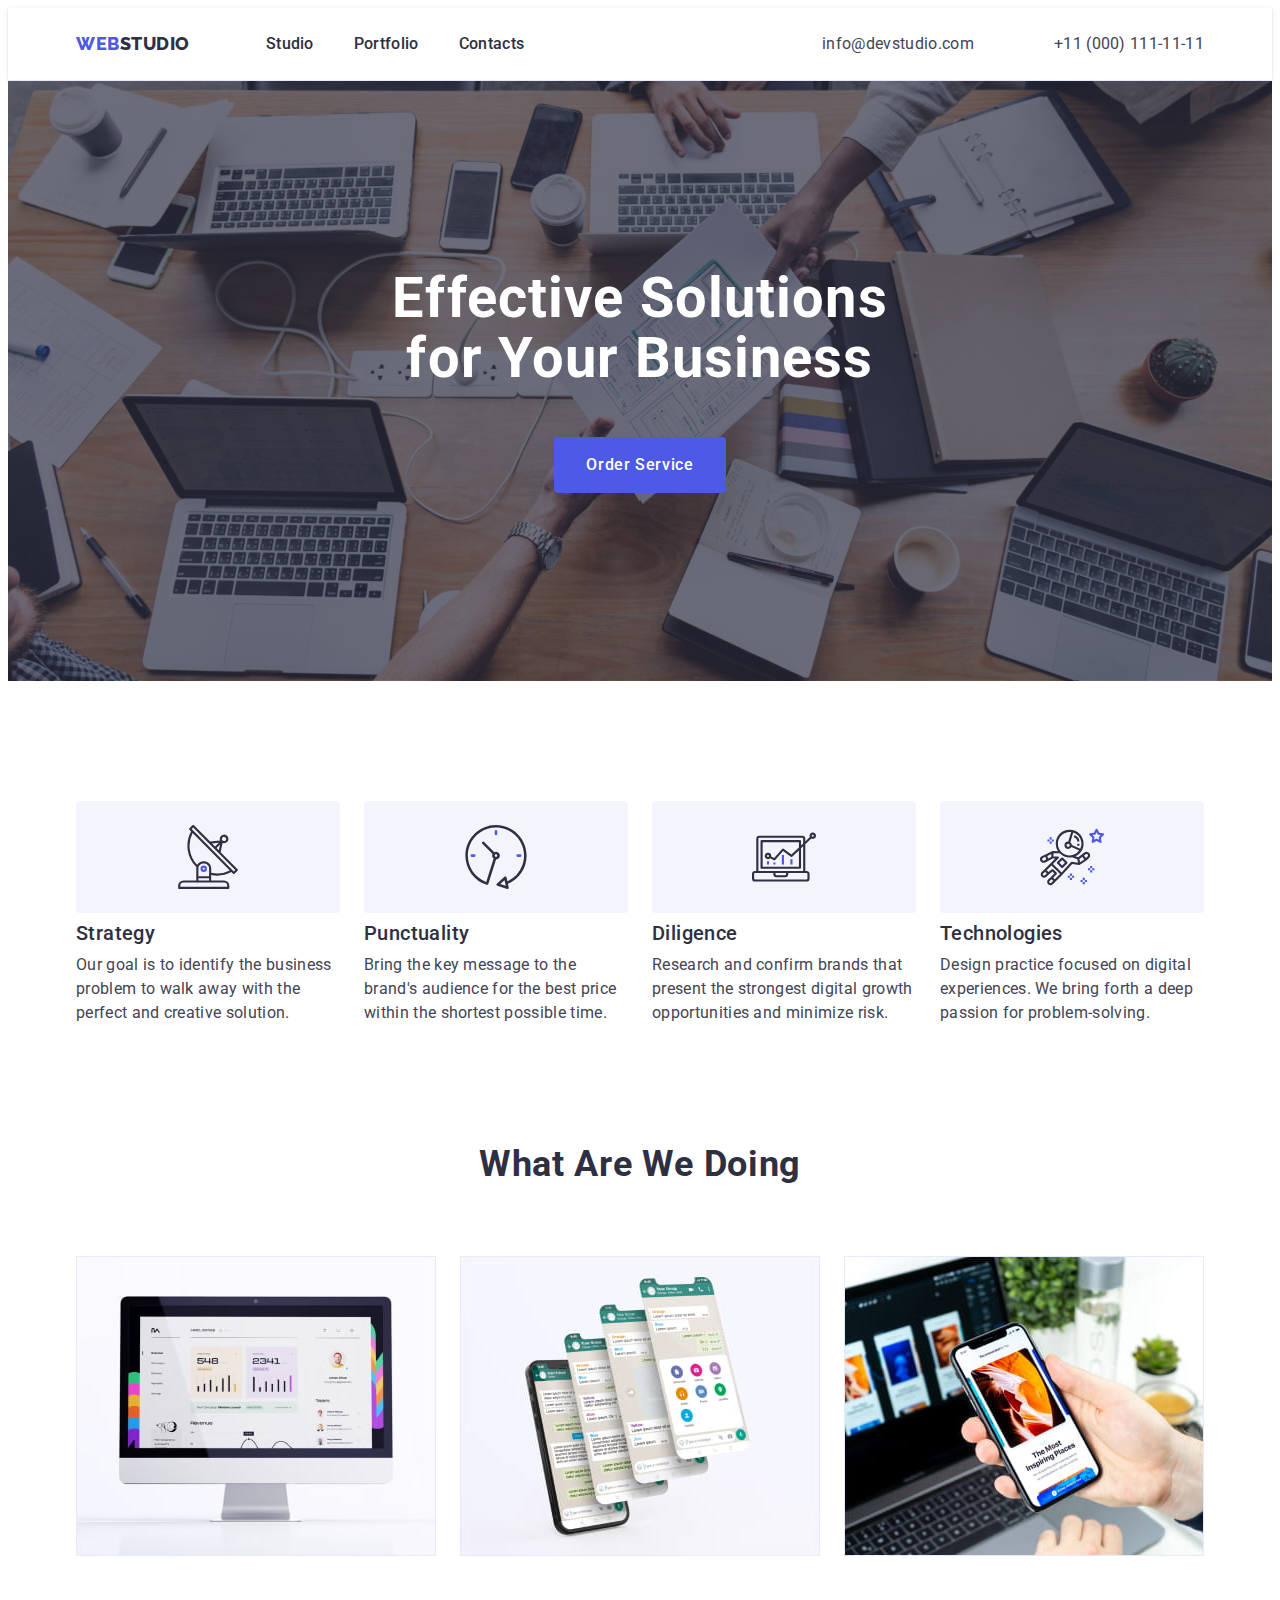
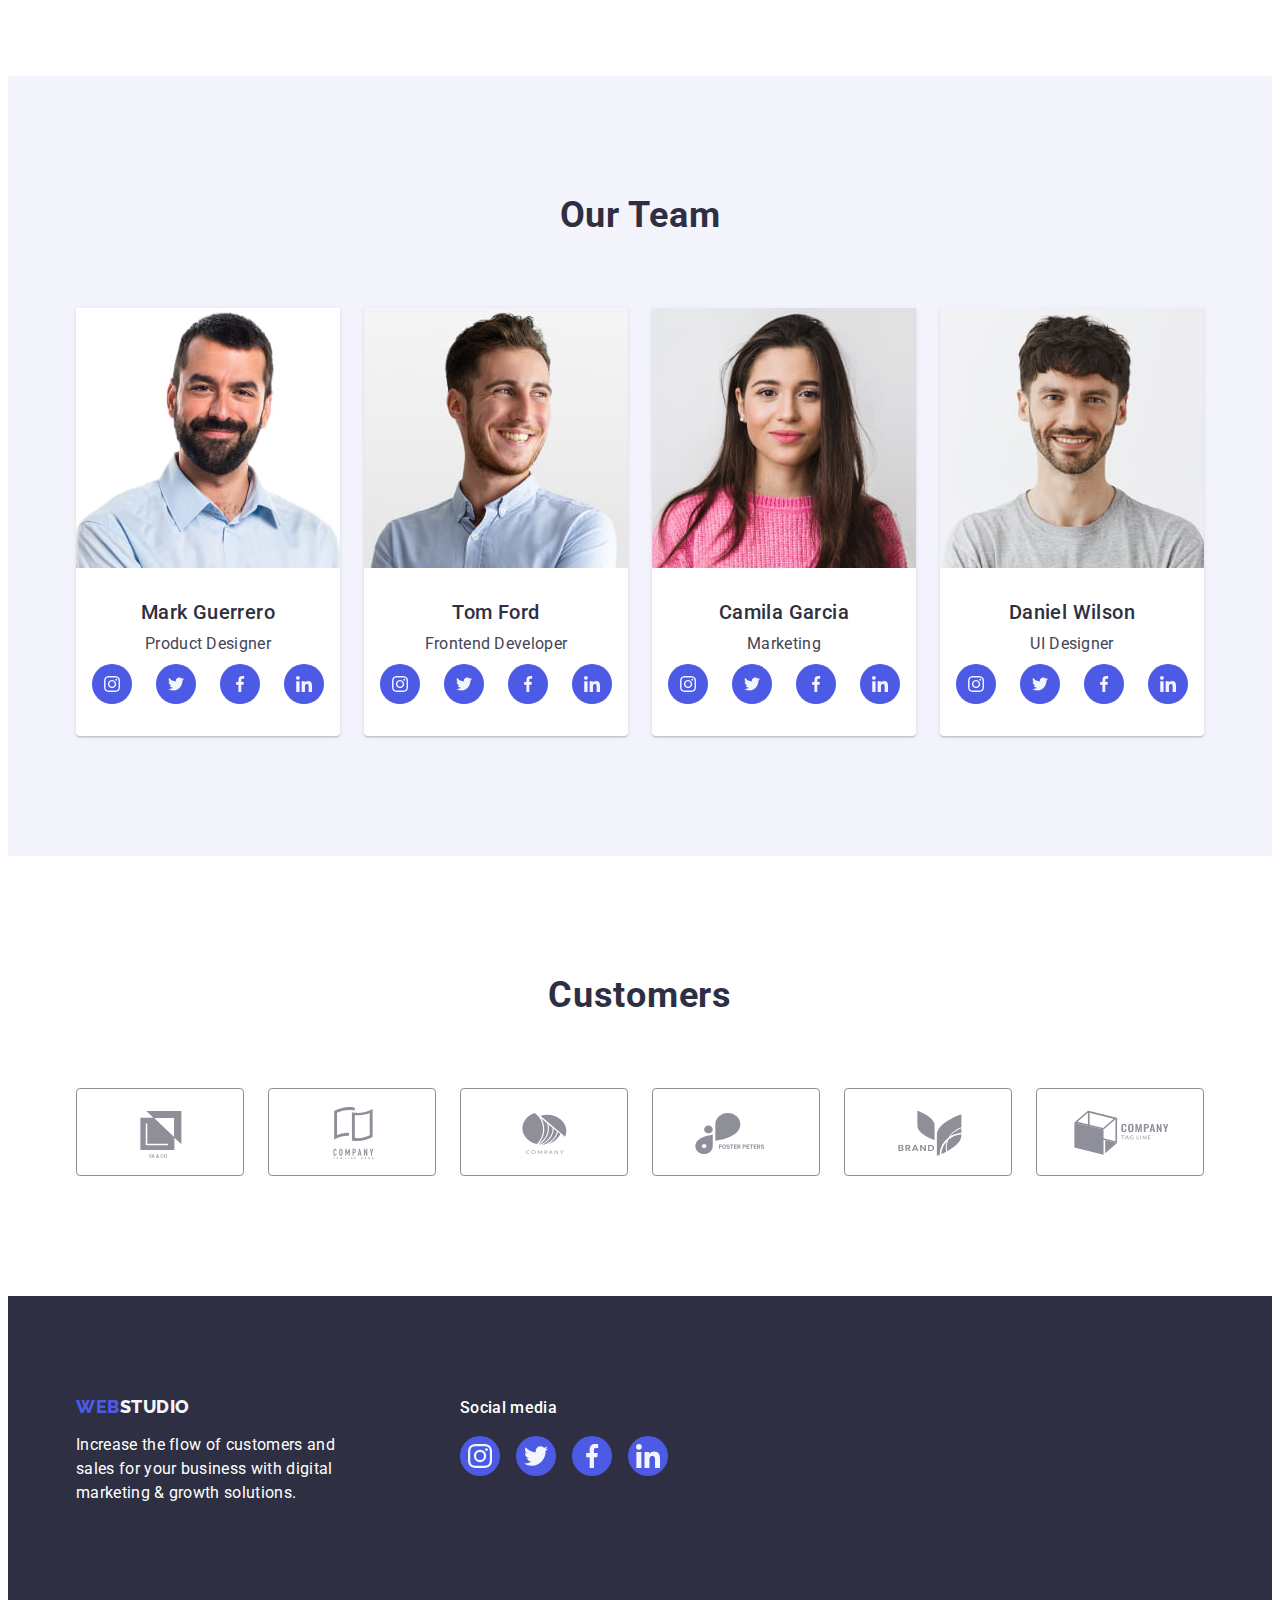
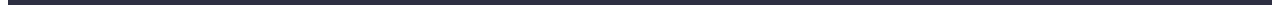
<file: index.html>
<!DOCTYPE html>
<html lang="en">
<head>
    <meta charset="UTF-8">
    <meta http-equiv="X-UA-Compatible" content="IE=edge">
    <meta name="viewport" content="width=device-width, initial-scale=1.0">
    <title>Document</title>
    <link rel="stylesheet" href="https://cdnjs.cloudflare.com/ajax/libs/modern-normalize/1.1.0/modern-normalize.min.css" integrity="sha512-wpPYUAdjBVSE4KJnH1VR1HeZfpl1ub8YT/NKx4PuQ5NmX2tKuGu6U/JRp5y+Y8XG2tV+wKQpNHVUX03MfMFn9Q==" crossorigin="anonymous" referrerpolicy="no-referrer" />
    <link rel="preconnect" href="https://fonts.googleapis.com">
    <link rel="preconnect" href="https://fonts.gstatic.com" crossorigin>
    <link href="https://fonts.googleapis.com/css2?family=Raleway:wght@800&family=Roboto:wght@400;500;700&display=swap" rel="stylesheet">
    <link rel="stylesheet" href="./css/styles.css">
</head>
<body class="body">
    <!--Header section-->
    <header class="header">
        <div class="header-container container">
            <nav class="header-nav">  
            <a class="header-logo link" href="./index.html">Web<span class="span">Studio</span></a>              
            
                <ul class="header-nav-list list">
                    <li class="header-nav-item"><a class="header-nav-link link" href="./index.html">Studio</a></li>
                    <li class="header-nav-item"><a class="header-nav-link link" href="./portfolio.html">Portfolio</a></li>
                    <li class="header-nav-item"><a class="header-nav-link link" href="">Contacts</a></li>
                </ul>
            </nav>        
            <address class="header-contact">     
                <ul class="contact-list list">
                    <li><a class="header-contact-mail link" href="mailto:info@devstudio.com">info@devstudio.com</a></li>
                    <li><a class="header-contact-tel link" href="tel:+110001111111">+11 (000) 111-11-11</a></li>
                </ul>
            </address>
        </div>       
    </header>

    <main>

    <!--Hero section-->
    <section class="hero">
        <div class="hero-container container">
            <h1 class="main-title-light">Effective Solutions for Your Business</h1>
            <button class="hero-btn" type="button">Order Service</button>
        </div>
    </section>   

    <!--Advantages section-->
    <section class="advantages">
        <div class="container">
            <h2 hidden class="section-title">Advantages</h2>
            <ul class="advantages-container list">
                <li class="advantages-item">
                    <div class="advantages-img-link">
                        <svg class="advantages-img" width="64" height="64">
                            <use href="./images/icons.svg#icon-radar"></use>
                        </svg>
                    </div>
                    <h3 class="subtitle">Strategy</h3>
                    <p class="text-medium">Our goal is to identify the business
                        problem to walk away with the perfect and creative solution. </p>
                </li>

                <li class="advantages-item">
                    <div class="advantages-img-link">
                        <svg class="advantages-img" width="64" height="64">
                            <use href="./images/icons.svg#icon-clock"></use>
                        </svg>
                    </div>
                    <h3 class="subtitle">Punctuality</h3>
                    <p class="text-medium">Bring the key message to the brand's audience for the best price within the shortest possible time.</p>
                </li>

                <li class="advantages-item">
                    <div class="advantages-img-link">
                        <svg class="advantages-img" width="64" height="64">
                            <use href="./images/icons.svg#icon-comp"></use>
                        </svg>
                    </div>
                    <h3 class="subtitle">Diligence</h3>
                    <p class="text-medium">Research and confirm brands that present the strongest digital growth opportunities and minimize risk.</p>
                </li>
    
                <li class="advantages-item">
                    <div class="advantages-img-link">
                        <svg class="advantages-img" width="64" height="64">
                            <use href="./images/icons.svg#icon-astronaut"></use>
                        </svg>
                    </div>
                    <h3 class="subtitle">Technologies</h3>
                    <p class="text-medium">Design practice focused on digital experiences. We bring forth a deep passion for problem-solving.</p>
                </li>
            </ul>
        </div>
    </section>

    <!--Specialization section-->
    <section class="specialization">
        <div class="container">
            <h2 class="section-title">What are we doing</h2>
            <ul class="specialization-list list">
                <li class="specialization-item">
                    <img class="specialization-img" src="./images/specialization/img1.jpg" alt="Computer" width="360" height="300">
                </li>
    
                <li class="specialization-item">
                    <img class="specialization-img" src="./images/specialization/img2.jpg" alt="Tablet" width="360" height="300">
                </li>
    
                <li class="specialization-item">
                    <img class="specialization-img" src="./images/specialization/img3.jpg" alt="Phone" width="360" height="300">
                </li>
            </ul>
        </div>
    </section>

    <!--Team section-->
    <section class="team">
        <div class="container">
            <h2 class="section-title">Our Team</h2>
            <ul class="card-set team-link list">
                <li class="card-set-item team-item">
                    <img class="team-img" src="./images/team/mark.jpg" alt="Mark" width="264" height="260">
                    <div class="team-text-container">
                        <h3 class="subtitle">Mark Guerrero</h3>
                        <p class="text-medium">Product Designer</p>
                        <ul class="team-contact list">
                            <li class="team-icon">
                                <a class="team-icon-link link" href="" target="_blank" rel="noopener noreferrer" aria-label="Instagram icon">
                                    <svg class="team-icon-contact" width="16" height="16">
                                        <use href="./images/icons.svg#icon-instagram"></use>
                                    </svg>
                                </a>
                            </li>
                            <li class="team-icon">
                                <a class="team-icon-link link" href="" target="_blank" rel="noopener noreferrer" aria-label="Twitter icon">
                                    <svg class="team-icon-contact" width="16" height="16">
                                        <use href="./images/icons.svg#icon-twitter"></use>
                                    </svg>
                                </a>
                            </li>
                            <li class="team-icon">
                                <a class="team-icon-link link" href="" target="_blank" rel="noopener noreferrer" aria-label="Facebook icon">
                                    <svg class="team-icon-contact" width="16" height="16">
                                        <use href="./images/icons.svg#icon-facebook"></use>
                                    </svg>
                                </a>
                            </li>
                            <li class="team-icon">
                                <a class="team-icon-link link" href="" target="_blank" rel="noopener noreferrer" aria-label="Linkedin icon">
                                    <svg class="team-icon-contact" width="16" height="16">
                                        <use href="./images/icons.svg#icon-linkedin"></use>
                                    </svg>
                                </a>
                            </li>
                        </ul>
                    </div>
                </li>
    
                <li class="card-set-item team-item">
                    <img class="team-img" src="./images/team/tom.jpg" alt="Tom" width="264" height="260">
                    <div class="team-text-container">
                        <h3 class="subtitle">Tom Ford</h3>
                        <p class="text-medium">Frontend Developer</p>
                        <ul class="team-contact list">
                            <li class="team-icon">
                                <a class="team-icon-link link" href="" target="_blank" rel="noopener noreferrer" aria-label="Instagram icon">
                                    <svg class="team-icon-contact" width="16" height="16">
                                        <use href="./images/icons.svg#icon-instagram"></use>
                                    </svg>
                                </a>
                            </li>
                            <li class="team-icon">
                                <a class="team-icon-link link" href="" target="_blank" rel="noopener noreferrer" aria-label="icon-twitter">
                                    <svg class="team-icon-contact" width="16" height="16">
                                        <use href="./images/icons.svg#icon-twitter"></use>
                                    </svg>
                                </a>
                            </li>
                            <li class="team-icon">
                                <a class="team-icon-link link" href="" target="_blank" rel="noopener noreferrer" aria-label="Facebook icon">
                                    <svg class="team-icon-contact" width="16" height="16">
                                        <use href="./images/icons.svg#icon-facebook"></use>
                                    </svg>
                                </a>
                            </li>
                            <li class="team-icon">
                                <a class="team-icon-link link" href="" target="_blank" rel="noopener noreferrer" aria-label="Linkedin icon">
                                    <svg class="team-icon-contact" width="16" height="16">
                                        <use href="./images/icons.svg#icon-linkedin"></use>
                                    </svg>
                                </a>
                            </li>
                        </ul>
                    </div>
                </li>
    
                <li class="card-set-item team-item">
                    <img class="team-img" src="./images/team/camila.jpg" alt="Camila" width="264" height="260">
                    <div class="team-text-container">
                        <h3 class="subtitle">Camila Garcia</h3>
                        <p class="text-medium">Marketing</p>
                        <ul class="team-contact list">
                            <li class="team-icon">
                                <a class="team-icon-link link" href="" target="_blank" rel="noopener noreferrer" aria-label="Instagram icon">
                                    <svg class="team-icon-contact" width="16" height="16">
                                        <use href="./images/icons.svg#icon-instagram"></use>
                                    </svg>
                                </a>
                            </li>
                            <li class="team-icon">
                                <a class="team-icon-link link" href="" target="_blank" rel="noopener noreferrer" aria-label="icon-twitter">
                                    <svg class="team-icon-contact" width="16" height="16">
                                        <use href="./images/icons.svg#icon-twitter"></use>
                                    </svg>
                                </a>
                            </li>
                            <li class="team-icon">
                                <a class="team-icon-link link" href="" target="_blank" rel="noopener noreferrer" aria-label="Facebook icon">
                                    <svg class="team-icon-contact" width="16" height="16">
                                        <use href="./images/icons.svg#icon-facebook"></use>
                                    </svg>
                                </a>
                            </li>
                            <li class="team-icon">
                                <a class="team-icon-link link" href="" target="_blank" rel="noopener noreferrer" aria-label="Linkedin icon">
                                    <svg class="team-icon-contact" width="16" height="16">
                                        <use href="./images/icons.svg#icon-linkedin"></use>
                                    </svg>
                                </a>
                            </li>
                        </ul>
                    </div>
                </li>
    
                <li class="card-set-item team-item">
                    <img class="team-img" src="./images/team/daniel.jpg" alt="daniel" width="264" height="260">
                    <div class="team-text-container">
                        <h3 class="subtitle">Daniel Wilson</h3>
                        <p class="text-medium">UI Designer</p>
                        <ul class="team-contact list">
                            <li class="team-icon">
                                <a class="team-icon-link link" href="" target="_blank" rel="noopener noreferrer" aria-label="Instagram icon">
                                    <svg class="team-icon-contact" width="16" height="16">
                                        <use href="./images/icons.svg#icon-instagram"></use>
                                    </svg>
                                </a>
                            </li>
                            <li class="team-icon">
                                <a class="team-icon-link link" href="" target="_blank" rel="noopener noreferrer" aria-label="icon-twitter">
                                    <svg class="team-icon-contact" width="16" height="16">
                                        <use href="./images/icons.svg#icon-twitter"></use>
                                    </svg>
                                </a>
                            </li>
                            <li class="team-icon">
                                <a class="team-icon-link link" href="" target="_blank" rel="noopener noreferrer" aria-label="Facebook icon">
                                    <svg class="team-icon-contact" width="16" height="16">
                                        <use href="./images/icons.svg#icon-facebook"></use>
                                    </svg>
                                </a>
                            </li>
                            <li class="team-icon">
                                <a class="team-icon-link link" href="" target="_blank" rel="noopener noreferrer" aria-label="Linkedin icon">
                                    <svg class="team-icon-contact" width="16" height="16">
                                        <use href="./images/icons.svg#icon-linkedin"></use>
                                    </svg>
                                </a>
                            </li>
                        </ul>
                    </div>
                </li>
            </ul>
        </div>
    </section>

    <section class="customers">
        <div class="customers-container container">
            <h2 class="section-title">Customers</h2>
            <ul class="customers-list list">
                <li class="customers-item">
                    <a href="" class="customers-link link">
                        <svg class="customers-icon" width="104" height="56">
                            <use href="./images/icons.svg#icon-yaco"></use>
                        </svg>
                    </a>
                </li>
                <li class="customers-item">
                    <a href="" class="customers-link link">
                        <svg class="customers-icon" width="104" height="56">
                            <use href="./images/icons.svg#icon-company"></use>
                        </svg>
                    </a>
                </li>
                <li class="customers-item">
                    <a href="" class="customers-link link">
                        <svg class="customers-icon" width="104" height="56">
                            <use href="./images/icons.svg#icon-company2"></use>
                        </svg>
                    </a>
                </li>
                <li class="customers-item">
                    <a href="" class="customers-link link">
                        <svg class="customers-icon" width="104" height="56">
                            <use href="./images/icons.svg#icon-foster"></use>
                        </svg>
                    </a>
                </li>
                <li class="customers-item">
                    <a href="" class="customers-link link">
                        <svg class="customers-icon" width="104" height="56">
                            <use href="./images/icons.svg#icon-brand"></use>
                        </svg>
                    </a>
                </li>
                <li class="customers-item">
                    <a href="" class="customers-link link">
                        <svg class="customers-icon" width="104" height="56">
                            <use href="./images/icons.svg#icon-tagline"></use>
                        </svg>
                    </a>
                </li>

            </ul>
        </div>
    </section>
    </main>

    <!--Footer section-->    
    <footer class="footer">
        <div class="footer-main-container container">
            <div class="footer-container">
                <a class="header-logo footer-logo link" href="./index.html">Web<span class="span-footer">Studio</span></a>        
                <p class="footer-text text-medium">Increase the flow of customers and sales for your business with digital marketing & growth solutions.</p>
            </div>
            <div class="footer-contacts-container">
                <p class="footer-text footer-text-contacts text-medium">Social media</p>
                <ul class="footer-contact list">
                    <li class="footer-icon">
                        <a class="footer-icon-link link" href="" target="_blank" rel="noopener noreferrer" aria-label="Instagram icon">
                            <svg class="footer-icon-contact" width="24" height="24">
                                <use href="./images/icons.svg#icon-instagram"></use>
                            </svg>
                        </a>
                    </li>
                    <li class="footer-icon">
                        <a class="footer-icon-link link" href="" target="_blank" rel="noopener noreferrer" aria-label="Twitter icon">
                            <svg class="footer-icon-contact" width="24" height="24">
                                <use href="./images/icons.svg#icon-twitter"></use>
                            </svg>
                        </a>
                    </li>
                    <li class="footer-icon">
                        <a class="footer-icon-link link" href="" target="_blank" rel="noopener noreferrer" aria-label="Facebook icon">
                            <svg class="footer-icon-contact" width="24" height="24">
                                <use href="./images/icons.svg#icon-facebook"></use>
                            </svg>
                        </a>
                    </li>
                    <li class="footer-icon">
                        <a class="footer-icon-link link" href="" target="_blank" rel="noopener noreferrer" aria-label="Linkedin icon">
                            <svg class="footer-icon-contact" width="24" height="24">
                                <use href="./images/icons.svg#icon-linkedin"></use>
                            </svg>
                        </a>
                    </li>
                </ul>
            </div>
        </div>
    </footer>
    
</body>
</html>
</file>
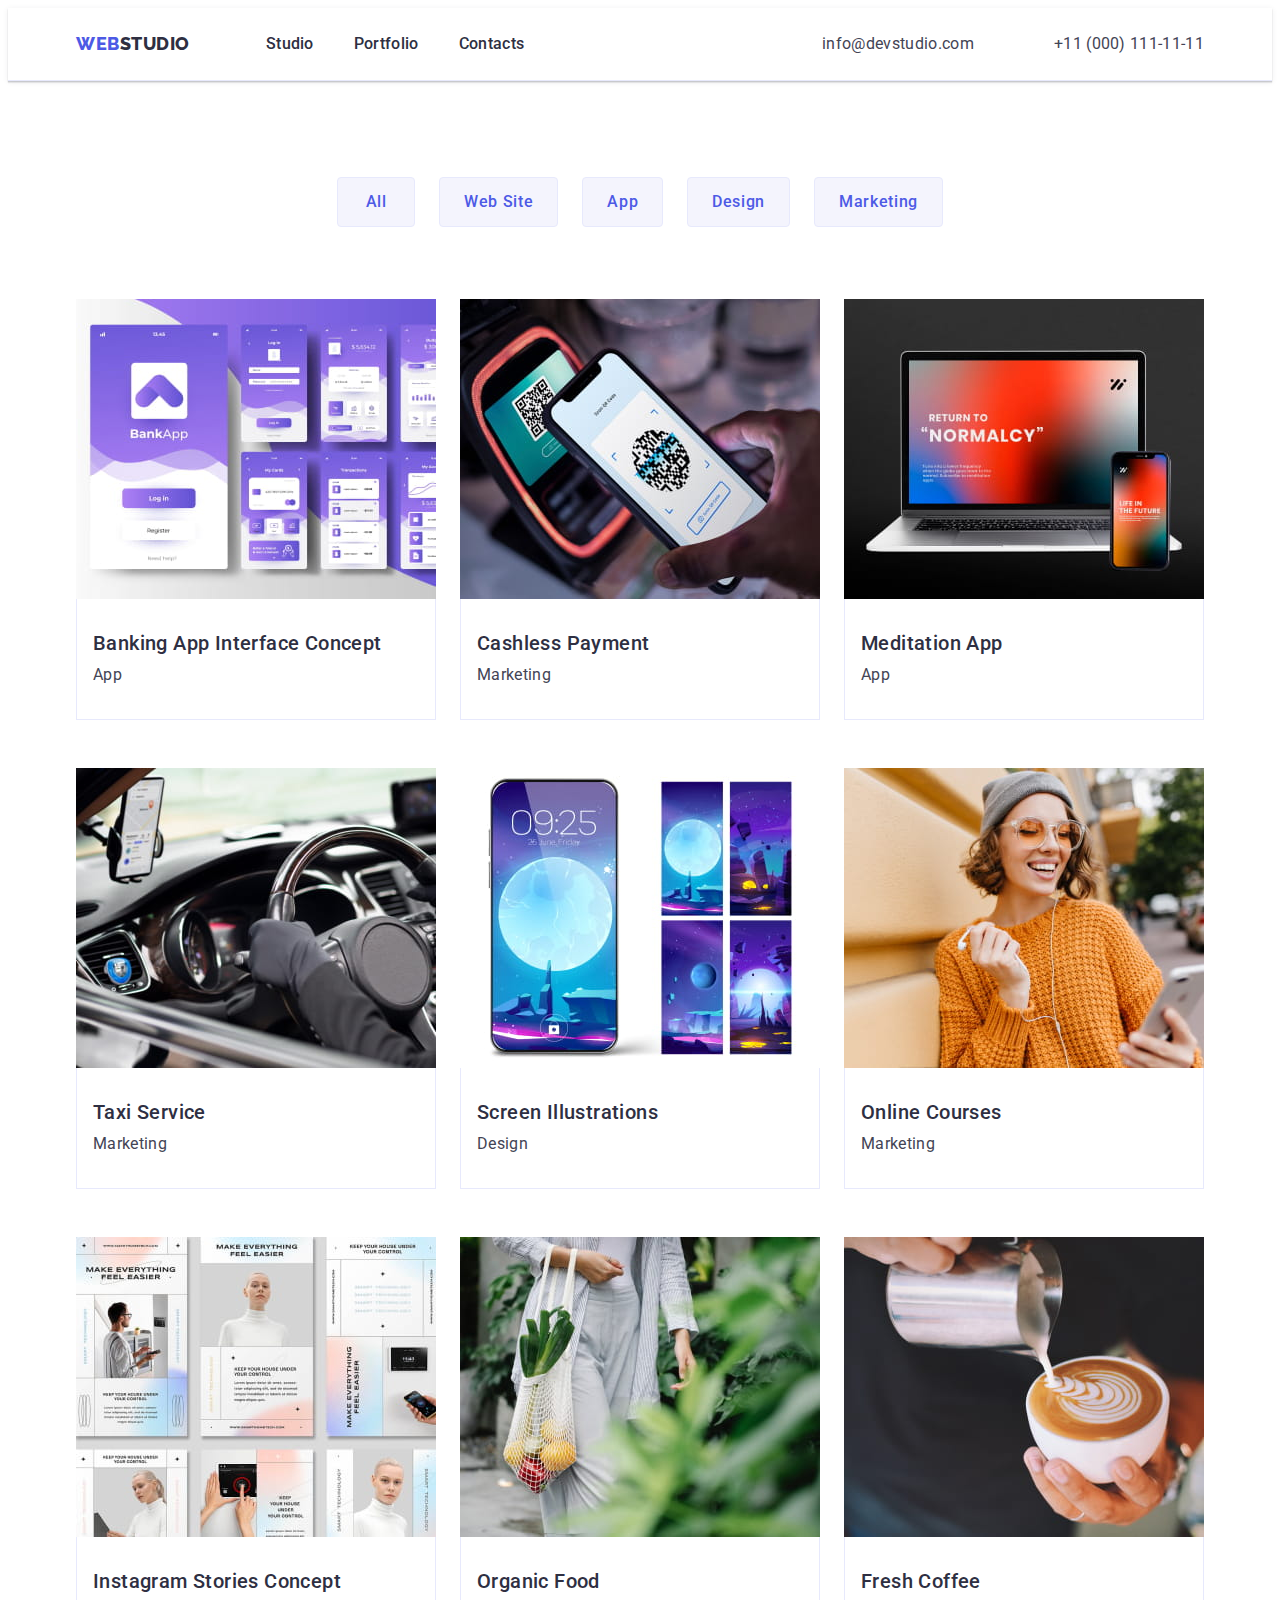
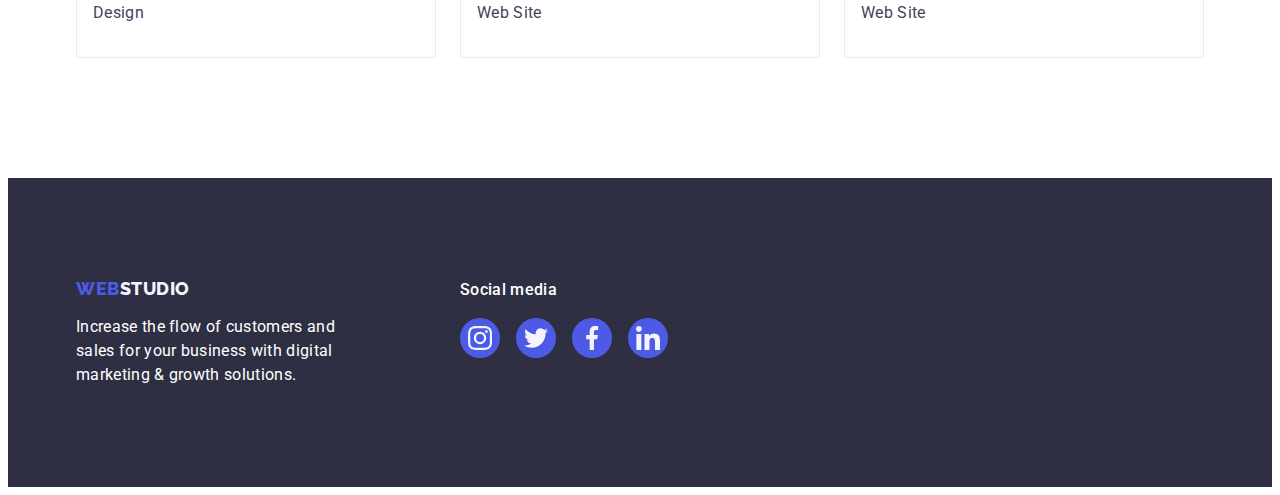
<file: portfolio.html>
<!DOCTYPE html>
<html lang="en">
<head>
    <meta charset="UTF-8">
    <meta http-equiv="X-UA-Compatible" content="IE=edge">
    <meta name="viewport" content="width=device-width, initial-scale=1.0">
    <title>Document</title>
    <link rel="stylesheet" href="https://cdnjs.cloudflare.com/ajax/libs/modern-normalize/1.1.0/modern-normalize.min.css" integrity="sha512-wpPYUAdjBVSE4KJnH1VR1HeZfpl1ub8YT/NKx4PuQ5NmX2tKuGu6U/JRp5y+Y8XG2tV+wKQpNHVUX03MfMFn9Q==" crossorigin="anonymous" referrerpolicy="no-referrer" />
    <link rel="preconnect" href="https://fonts.googleapis.com">
    <link rel="preconnect" href="https://fonts.gstatic.com" crossorigin>
    <link href="https://fonts.googleapis.com/css2?family=Raleway:wght@800&family=Roboto:wght@400;500;700&display=swap" rel="stylesheet">
    <link rel="stylesheet" href="./css/styles.css">
</head>

<body class="body">
    <!--Header section-->
    <header class="header">
        <div class="header-container container">
            <nav class="header-nav">  
                <a class="header-logo link" href="./index.html">Web<span class="span">Studio</span></a>              
            
                <ul class="header-nav-list list">
                    <li class="header-nav-item"><a class="header-nav-link link" href="./index.html">Studio</a></li>
                    <li class="header-nav-item"><a class="header-nav-link link" href="./portfolio.html">Portfolio</a></li>
                    <li class="header-nav-item"><a class="header-nav-link link" href="">Contacts</a></li>
                </ul>
            </nav>        
            <address class="header-contact">     
                <ul class="contact-list list">
                    <li><a class="header-contact-mail link" href="mailto:info@devstudio.com">info@devstudio.com</a></li>
                    <li><a class="header-contact-tel link" href="tel:+110001111111">+11 (000) 111-11-11</a></li>
                </ul>
            </address>
        </div>        
    </header>

    <main>

    <!--Portfolio section-->
    <section class="portfolio">       
        <div class="container">
            <h1 hidden class="main-title">Portfolio</h1>

            <ul class="button-section-link list">
                <li class="button-section-item">
                    <button class="btn" type="button">All</button>
                </li>

                <li class="button-section-item">
                    <button class="btn" type="button">Web Site</button>
                </li>

                <li class="button-section-item">
                    <button class="btn" type="button">App</button>
                </li>

                <li class="button-section-item">
                    <button class="btn" type="button">Design</button>
                </li>

                <li class="button-section-item">
                    <button class="btn" type="button">Marketing</button>
                </li>
            </ul>
        
            <ul class="portfolio-row list">                
                <li class="portfolio-item">                                    
                    <a class="link portfolio-section" href="">                    
                    <img class="portfolio-img" src="./images/portfolio/img1.jpg" alt="Banking" width="360" height="300">
                    <div class="portfolio-list-container">
                        <h2 class="subtitle">Banking App Interface Concept</h2>
                        <p class="text-medium">App</p>
                    </div>
                    
                    </a>
                </li>

                <li class="portfolio-item">
                    <a class="link portfolio-section" href="">                        
                        <img class="portfolio-img" src="./images/portfolio/img2.jpg" alt="Payment" width="360" height="300">
                        <div class="portfolio-list-container">
                            <h2 class="subtitle">Cashless Payment</h2>
                            <p class="text-medium">Marketing</p>
                        </div>                        
                    </a>
                </li>

                <li class="portfolio-item">
                    <a class="link portfolio-section" href="">                        
                        <img class="portfolio-img" src="./images/portfolio/img3.jpg" alt="Meditation" width="360" height="300">
                        <div class="portfolio-list-container">
                            <h2 class="subtitle">Meditation App</h2>
                            <p class="text-medium">App</p>
                        </div>                        
                    </a>
                </li>                
            
                <li class="portfolio-item">
                    <a class="link portfolio-section" href="">                        
                        <img class="portfolio-img" src="./images/portfolio/img4.jpg" alt="Taxi" width="360" height="300">
                        <div class="portfolio-list-container">
                            <h2 class="subtitle">Taxi Service</h2>
                            <p class="text-medium">Marketing</p>
                        </div>                        
                    </a>
                </li>

                <li class="portfolio-item">
                    <a class="link portfolio-section" href="">                        
                        <img class="portfolio-img" src="./images/portfolio/img5.jpg" alt="Screen" width="360" height="300">
                        <div class="portfolio-list-container">
                            <h2 class="subtitle">Screen Illustrations</h2>
                            <p class="text-medium">Design</p>
                        </div>                        
                    </a>
                </li>

                <li class="portfolio-item">
                    <a class="link portfolio-section" href="">                        
                        <img class="portfolio-img" src="./images/portfolio/img6.jpg" alt="Online" width="360" height="300">
                        <div class="portfolio-list-container">
                            <h2 class="subtitle">Online Courses</h2>
                            <p class="text-medium">Marketing</p>
                        </div>                        
                    </a>
                </li>
            
                <li class="portfolio-item">
                    <a class="link portfolio-section" href="">                        
                        <img class="portfolio-img" src="./images/portfolio/img7.jpg" alt="Instagram" width="360" height="300">
                        <div class="portfolio-list-container">
                            <h2 class="subtitle">Instagram Stories Concept</h2>
                            <p class="text-medium">Design</p>
                        </div>                        
                    </a>
                </li>

                <li class="portfolio-item">
                    <a class="link portfolio-section" href="">                                       
                        <img class="portfolio-img" src="./images/portfolio/img8.jpg" alt="Organic" width="360" height="300">
                        <div class="portfolio-list-container">
                            <h2 class="subtitle">Organic Food</h2>
                            <p class="text-medium">Web Site</p>
                        </div> 
                        
                    </a>
                </li>

                <li class="portfolio-item">
                    <a class="link portfolio-section" href="">                                       
                        <img class="portfolio-img" src="./images/portfolio/img9.jpg" alt="Fresh" width="360" height="300">
                        <div class="portfolio-list-container">
                            <h2 class="subtitle">Fresh Coffee</h2>
                            <p class="text-medium">Web Site</p>
                        </div> 
                        
                    </a>
                </li>                
            </ul>

            </div>
    </section>
    </main>

    <!--Footer section-->
    <footer class="footer">
        <div class="footer-main-container container">
            <div class="footer-container">
                <a class="header-logo footer-logo link" href="./index.html">Web<span class="span-footer">Studio</span></a>        
                <p class="footer-text text-medium">Increase the flow of customers and sales for your business with digital marketing & growth solutions.</p>
            </div>
            <div class="footer-contacts-container">
                <p class="footer-text footer-text-contacts text-medium">Social media</p>
                <ul class="footer-contact list">
                    <li class="footer-icon">
                        <a class="footer-icon-link link" href="" target="_blank" rel="noopener noreferrer" aria-label="Instagram icon">
                            <svg class="footer-icon-contact" width="24" height="24">
                                <use href="./images/icons.svg#icon-instagram"></use>
                            </svg>
                        </a>
                    </li>
                    <li class="footer-icon">
                        <a class="footer-icon-link link" href="" target="_blank" rel="noopener noreferrer" aria-label="Twitter icon">
                            <svg class="footer-icon-contact" width="24" height="24">
                                <use href="./images/icons.svg#icon-twitter"></use>
                            </svg>
                        </a>
                    </li>
                    <li class="footer-icon">
                        <a class="footer-icon-link link" href="" target="_blank" rel="noopener noreferrer" aria-label="Facebook icon">
                            <svg class="footer-icon-contact" width="24" height="24">
                                <use href="./images/icons.svg#icon-facebook"></use>
                            </svg>
                        </a>
                    </li>
                    <li class="footer-icon">
                        <a class="footer-icon-link link" href="" target="_blank" rel="noopener noreferrer" aria-label="Linkedin icon">
                            <svg class="footer-icon-contact" width="24" height="24">
                                <use href="./images/icons.svg#icon-linkedin"></use>
                            </svg>
                        </a>
                    </li>
                </ul>
            </div>
        </div>
    </footer>

</body>
</html>
</file>
<file: css/styles.css>
:root {
/* Fonts */

/* Color */
    --color-iris: #4d5ae5;
    --color-ocean: #404bbf;
    --color-navy-blue: #2e2f42;
    --color-green: #31d0aa;
    --color-slate: #434455;
    --color-light-slate: #8e8f99;
    --color-cornflower: #e7e9fc;
    --color-cloud: #f4f4fd;
    --color-navy-blue-modal: #2e2f42;
    --color-grey: #2e2f42;
    --color-white: #ffffff;
    --color-dairy: #fcfcfc;    
}

/* Others */
html {
    box-sizing: border-box;
}

*,
*::before,
*::after {
    box-sizing: inherit;
}

.body {    
    font-size: 16px;
    font-family: Roboto, sans-serif;        
    line-height: 1.5;
    letter-spacing: 0.02em;
    text-decoration: none;
    text-transform: none;
    color: var(--color-slate);
    background-color: var(--color-white);
}

.main-title {
    font-size: 56px;
    font-weight: 700;    
    line-height: 1.07;
    letter-spacing: 0.02em;
    text-decoration: none;
    text-transform: none;
}
.main-title-light { 
    margin: 0 auto;
    margin-bottom: 48px;        
    max-width: 496px;  
    font-size: 56px;
    line-height: 1.07;
    text-align: center;
    letter-spacing: 0.02em;
    color: var(--color-white);
    }

.section-title {  
    margin: 0;
    margin-bottom: 72px;  
    font-size: 36px;
    font-weight: 700;    
    line-height: 1.1;
    letter-spacing: 0.02em;
    text-decoration: none;
    text-transform: capitalize;
    text-align: center;
    color: var(--color-navy-blue);
}

.subtitle {
    margin: 0;
    margin-bottom: 8px;
    border-top: none;    
    font-size: 20px;
    font-weight: 500;    
    line-height: 1.2;
    letter-spacing: 0.02em;
    text-decoration: none;
    text-transform: none;
    color: var(--color-navy-blue);
}

.text-medium {  
    margin: 0;     
    font-size: 16px;       
    line-height: 1.5;
    letter-spacing: 0.02em;
    text-decoration: none;
    text-transform: none;
    color: var(--color-slate);
}
.button-text {
    font-size: 16px;
    font-weight: 500;    
    line-height: 1.5;
    letter-spacing: 0.04em;
    text-decoration: none;
    text-transform: none;
}
.small-text {
    font-size: 12px;        
    line-height: 1.17;
    letter-spacing: 0.04em;
    text-decoration: none;
    text-transform: none;
}
.link {
    text-decoration: none;    
}

    --indent: 24px;
    --items: 4;

/* Resset start */
h1, 
h2, 
h3, 
h4, 
h5, 
h6, 
p {
    margin: 0;
}

img {
    display: block;
    margin: 0;    
}

button {
    cursor: pointer;
}

.list {
    list-style: none;
    padding: 0;
    margin: 0;    
}

.span {
    color: var(--color-navy-blue);
}

.container {
    width: 1158px;
    padding: 0 15px;
    margin: 0 auto;
    
}

.header-container {
    display: flex;
    align-items: center;    
}

/* Header styles */

.header {
    border-bottom: 1px solid var(--color-cornflower);
    box-shadow: 0px 2px 1px rgba(46, 47, 66, 0.08), 0px 1px 1px rgba(46, 47, 66, 0.16), 0px 1px 6px rgba(46, 47, 66, 0.08);
}

.header-nav {
    display: flex;
    margin-right: auto;
    align-items: center;    
}
.header-logo {    
    font-family: "Raleway", sans-serif;
    font-weight: 800;
    font-size: 18px;
    line-height: 1.17;
    letter-spacing: 0.03em;
    text-transform: uppercase;
    color: var(--color-iris);
    margin-right: 76px;
    padding: 25px 0;

}

.header-nav-list {    
    display: flex;
    align-items: center;
    gap: 40px;
}

.header-nav-list :hover,
.header-nav-list :focus {
    color: var(--color-ocean);
}

.header-nav-item {    
    font-weight: 500;
    font-size: 16px;
    line-height: 1.5;
    letter-spacing: 0.02em;    
}
.header-nav-link {
    padding: 24px 0 24px;
    color: var(--color-grey);      
}

.header-contact-link {

}

.header-contact {
    font-style: normal; 
    font-size: 16px;
    line-height: 1.5;
    letter-spacing: 0.02em;
    gap: 40px;
    color: var(--color-slate);
}

.header-contact-mail {
    margin-right: 40px;
    padding: 24px 0 24px;
    color: var(--color-slate);    
}

.header-contact-tel {
    padding: 24px 0 24px;
    color: var(--color-slate);
}

.contact-list {
    display: flex;
    padding: 24px 0;
    gap: 40px;
}

.contact-list :hover,
.contact-list :focus {
    color: var(--color-ocean);
}

.main-title {
    color: var(--color-white);
}
.section-title {
}

/* Hero section */
.hero {
    text-align: center;
    max-width: 1440px;
    margin-left: auto;
    margin-right: auto;    
    background-color: var(--color-slate);    
    background-image: linear-gradient(rgba(46, 47, 66, 0.7), rgba(46, 47, 66, 0.7)),
        url(../images/hero-background/office.jpg);    
    background-repeat: no-repeat;
    background-position: center;
    background-size: cover;
    padding: 188px 0 188px;    
}

.hero-container {        
    flex-direction: column;
    align-items: center;
             
}

.hero-btn {        
    min-width: 169px;    
    padding: 16px 32px;
    font-family: "Roboto", sans-serif;
    border-radius: 4px;    
    font-weight: 500;
    font-size: 16px;
    line-height: 1.5;
    letter-spacing: 0.04em;
    border: none;
    cursor: pointer;    
    color: var(--color-white);
    background-color: var(--color-iris);
}

.hero-btn:hover,
.hero-btn:focus {
    background-color: var(--color-ocean);
}

/* Advantages section */

.advantages-container {
    display: flex;
    gap: 24px;
    align-items: center;
   
}

.advantages {
    padding: 120px 0 120px;
}

.advantages-list {
    
}

.advantages-item {
    margin: auto;   
    width: calc((100% - 72px) / 4);
    color: var(--color-slate);
}

.advantages-img {    
    
}

.advantages-img-link {
    display: flex;
    justify-content: center;
    align-items: center;
    height: 112px;
    border-radius: 4px;
    margin-bottom: 8px;
    background: var(--color-cloud);
    
}

/* Specialization section */

.specialization {
    padding-bottom: 120px;
}

.specialization-list { 
    display: flex;
    justify-content: space-between;    
    gap: 24px;
}

.specialization-item {
    width: calc((100% - 48px) / 3);
}

.specialization-img {

}

/* Team sectiom */

.team {
    padding: 120px 0 120px;
    background-color: var(--color-cloud);
}
.team-link {

}

.team-item {
    width: calc((100% - 72px) / 4);    
    background-color: var(--color-white);
    border-radius: 0px 0px 4px 4px;
}

.team-img {    
    
}

.team-text-container {
    padding: 32px 0;
    text-align: center;    
}

.team-contact {
    display: flex;    
    align-items: center;
    justify-content: center;
    margin-top: 8px;
    gap: 24px;

}
.team-icon-link {
    display: flex;
    align-items: center;
    justify-content: center;
    padding: 12px;
    background-color: var(--color-iris);
    border-radius: 50%;    
}

.team-icon-link:hover,
.team-icon-link:focus {
    background-color: var(--color-ocean)
}

.team-icon-contact {
    fill: var(--color-cloud);
}

/* Customers section */

.customers {
    padding-top: 120px;
    padding-bottom: 120px;
}

.customers-list {
    display: flex;
    align-items: center;
    justify-content: center;
    gap: 24px;    

}

.customers-item {
    width: calc((100% - 120px) / 6);
    height: 88px;
}

.customers-link {
    display: flex;
    justify-content: center;
    align-items: center;
    height: 100%;           
    border-radius: 4px;
    color: var(--color-light-slate);
    border-color: var(--color-ocean);
    border: 1px solid var(--color-light-slate);
}

.customers-icon {
    fill: currentColor;
}
.customers-link:hover,
.customers-link:focus {
    color: var(--color-ocean);
    border-color: var(--color-ocean);    
}


/* Footer section */

.footer-container {    
    margin-right: 120px;    
}

.footer-contact {
    display: flex;
    gap: 16px;
}

.footer-main-container {
    display: flex;    
    align-items: baseline;
}

.footer-contacts-container {
    
}

.footer-icon {
        
}

.footer-icon-contact {
    
    
}
.footer {    
    background: var(--color-grey);
    padding: 100px 0 100px 0;
}

.footer-logo { 
    padding: 0 0;
    display: inline-block;
    margin-bottom: 16px;  
    font-weight: 800;
    font-size: 18px;
    line-height: 1.17;
    letter-spacing: 0.03em;
    text-transform: uppercase;
    color: var(--color-iris);
}

.span-footer {
    color: var(--color-cloud);
}

.footer-text {
    width: 264px;    
    margin: 0;
    color: var(--color-white);
}

.footer-text-contacts {
    margin-bottom: 16px;
    font-weight: 500;
}

.footer-icon-link {
    width: 100%;
    height: 100%;
    display: flex;
    align-items: center;
    justify-content: center;
    padding: 8px;
    background-color: var(--color-iris);
    border-radius: 50%;
}
.footer-icon-contact {
    fill: var(--color-cloud);
}

.footer-icon-link:hover,
.footer-icon-link:focus {
    background-color: var(--color-green)
}

/* Button section portfolio */
.button-section {
    
}
.button-section-link {
    display: flex;
    justify-content: center;
    gap: 24px;    
    margin-bottom: 72px;
}

.button-section-item {
    
}

.accent-btn {
    min-width: 78px;    
    padding: 12px 24px;
    border-radius: 4px;
    font-family: "Roboto", sans-serif;  
    font-weight: 500;
    font-size: 16px;
    line-height: 1.5;    
    text-align: center;
    letter-spacing: 0.04em;
    cursor: pointer;      
    background-color: var(--color-iris);  
    color: var(--color-cloud);
    border: 1px solid var(--color-cornflower);   
}

.accent-btn:hover,
.accent-btn:focus {
    color: var(--color-ocean);
    background-color: var(--color-cloud);
    border: 1px solid transparent;
}

.btn {
    min-width: 78px;    
    padding: 12px 24px;
    border-radius: 4px;
    font-family: "Roboto", sans-serif;  
    font-weight: 500;
    font-size: 16px;
    line-height: 1.5;    
    text-align: center;
    letter-spacing: 0.04em;
    cursor: pointer;   
    color: var(--color-iris);
    background-color: var(--color-cloud);
    border: 1px solid var(--color-cornflower);
}

.btn:hover,
.btn:focus { 
    color: var(--color-white);   
    background-color: var(--color-ocean);
    border: 1px solid transparent;
    box-shadow: 0px 3px 1px rgba(0, 0, 0, 0.1), 0px 2px 1px rgba(0, 0, 0, 0.08), 0px 2px 2px rgba(0, 0, 0, 0.12);
}

.button {     
    font-weight: 500;
    font-size: 16px;
    line-height: 1.5;      
    display: flex;
    align-items: center;
    text-align: center;
    letter-spacing: 0.04em;    
    color: var(--color-iris);
    background-color: var(--color-cloud);            
}

.button :hover,
.button :focus {
    color: var(--color-white);
    background-color: var(--color-ocean);    
}

/* Portfolio section */
.portfolio {
    padding: 96px 0 120px;
}

.portfolio-row {
    display: flex;
    flex-wrap: wrap;
    column-gap: 24px;
    row-gap: 48px;        
}

.section-title {
}

.portfolio-list-container {
    padding: 32px 16px;    
    border: 1px solid var(--color-cornflower);
    border-top: none;    
}

.portfolio-section {  
    display: block;
}

.portfolio-section:hover,
.portfolio-section:focus {    
    box-shadow: 0px 1px 6px rgba(46, 47, 66, 0.08), 0px 1px 1px rgba(46, 47, 66, 0.16), 0px 2px 1px rgba(46, 47, 66, 0.08);
}

.portfolio-item {    
    width: calc((100% - 48px) / 3);
}

.portfolio-img {  
    margin: 0;         
}

/* Card set */

.card-set {
    gap: 24px;
    display: flex;
    flex-wrap: wrap;    
}

.card-set-item {
    box-shadow: 0px 1px 6px rgba(46, 47, 66, 0.08), 0px 1px 1px rgba(46, 47, 66, 0.16), 0px 2px 1px rgba(46, 47, 66, 0.08);
    flex-basis: calc((100% - var(--indent) * var(--items) - 1)) / var(--items);
}
</file>
